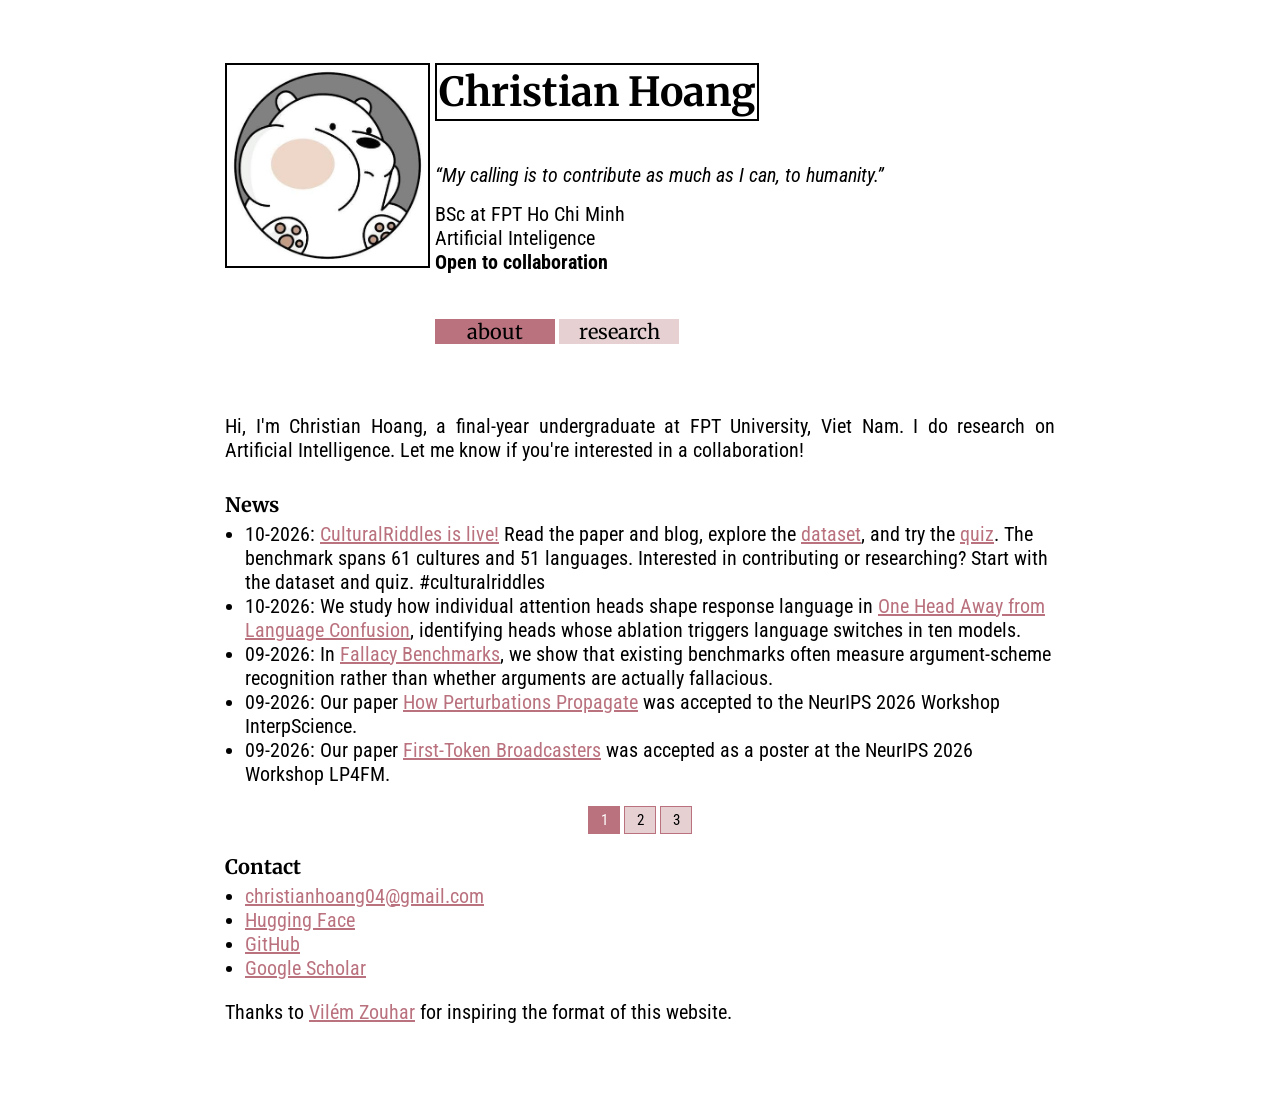
<file: index.html>
<!DOCTYPE html>
<html lang='en'>

<head>
  <meta charset='utf-8'>
  <meta http-equiv="Cache-control" content="public">
  <meta name="description"
    content="Christian Hoang is a final-year undergraduate at FPT University in Viet Nam researching Artificial Intelligence.">
  <meta name="keywords"
    content="Christian Hoang, Artificial Intelligence, FPT University, Viet Nam">
  <meta name="author" content="Christian Hoang">

  <meta property="og:type" content="website">
  <meta property="og:url" content="https://christian-hoang-04.github.io/">
  <meta property="og:title" content="Christian Hoang">
  <meta property="og:description"
    content="Christian Hoang is a final-year undergraduate at FPT University in Viet Nam researching Artificial Intelligence.">
  <meta property="og:image" content="https://christian-hoang-04.github.io/src/avatar.jpg">
  <meta property="og:image:alt" content="Portrait of Christian Hoang">

  <meta name="twitter:card" content="summary">
  <meta name="twitter:title" content="Christian Hoang">
  <meta name="twitter:description"
    content="Christian Hoang is a final-year undergraduate at FPT University in Viet Nam researching Artificial Intelligence.">
  <meta name="twitter:image" content="https://christian-hoang-04.github.io/src/avatar.jpg">
  <meta name="twitter:image:alt" content="Portrait of Christian Hoang">

  <link rel="preconnect" href="https://fonts.googleapis.com">
  <link rel="preconnect" href="https://fonts.gstatic.com" crossorigin>
  <link href="https://fonts.googleapis.com/css2?family=Roboto+Condensed&family=Merriweather&display=swap"
    rel="stylesheet">

  <link rel='stylesheet' type='text/css' href='src/style.css?v=24'>
  <link rel='icon' type='image/jpeg' href='src/avatar.jpg?v=2'>
  <title>Christian Hoang</title>
  <meta name="viewport" content="width=840px">
  <script src='src/visitor-tracker-config.js?v=1' defer></script>
  <script src='src/visitor-tracker.js?v=1' defer></script>
  <script src='src/router.js?v=3' defer></script>
</head>



<body style='padding-top: 50px; padding-bottom: 50px;'>
  <div id='whole'>
    <div id='menu'>
      <img id='portrait' src='src/avatar.jpg' alt='avatar of Christian Hoang'
        decoding='async' style='width: 201px; height: 201px; object-fit: cover; border: 2px solid black;'>
      <div style="display: inline-block; vertical-align: top; margin-top: -27px;">
        <h1 style='font-size: 2em; display: inline-block; font-weight: bold; border: 2px solid black; padding: 2px;'>
          Christian Hoang
        </h1>
        <div style='font-style: italic; margin-top: 15px; margin-bottom: 15px;'>
          “My calling is to contribute as much as I can, to humanity.”
        </div>
        BSc at FPT Ho Chi Minh<br>
        Artificial Inteligence<br>
        <span style="font-weight: bold; ">
          Open to collaboration
        </span>
        <br>
        <div id="navmenu" style="margin-top: 45px; margin-bottom: 50px;">
          <a href="about/">about</a>
          <a href="research/">research</a>
        </div>
      </div>
    </div>


    <div id='content' style='margin-top: 20px;'>
      Hi, I'm Christian Hoang, a final-year undergraduate at FPT University, Viet Nam.
I do research on Artificial Intelligence.
Let me know if you're interested in a collaboration!



<h4 style='margin-top: 30px;'>News</h4>
<ul class='paginated-list' data-pagination='news' data-items-per-page='5'>
    <li>10-2026: <a href="https://cohere.com/research/papers/culturalriddles-2026-10-22" target="_blank" rel="noopener noreferrer">CulturalRiddles is live!</a> Read the paper and blog, explore the <a href="https://huggingface.co/datasets/CohereLabsCommunity/CulturalRiddles" target="_blank" rel="noopener noreferrer">dataset</a>, and try the <a href="https://culturalriddles.ai/" target="_blank" rel="noopener noreferrer">quiz</a>. The benchmark spans 61 cultures and 51 languages. Interested in contributing or researching? Start with the dataset and quiz. #culturalriddles</li>
    <li>10-2026: We study how individual attention heads shape response language in <a href="https://arxiv.org/pdf/2610.25026" target="_blank" rel="noopener noreferrer">One Head Away from Language Confusion</a>, identifying heads whose ablation triggers language switches in ten models.</li>
    <li>09-2026: In <a href="https://arxiv.org/pdf/2609.18644" target="_blank" rel="noopener noreferrer">Fallacy Benchmarks</a>, we show that existing benchmarks often measure argument-scheme recognition rather than whether arguments are actually fallacious.</li>
    <li>09-2026: Our paper <a href="https://arxiv.org/pdf/2609.03322" target="_blank" rel="noopener noreferrer">How Perturbations Propagate</a> was accepted to the NeurIPS 2026 Workshop <span class='news-important'>InterpScience</span>.</li>
    <li>09-2026: Our paper <a href="https://arxiv.org/pdf/2606.22361" target="_blank" rel="noopener noreferrer">First-Token Broadcasters</a> was accepted as a poster at the NeurIPS 2026 Workshop <span class='news-important'>LP4FM</span>.</li>
    <li>09-2026: We introduce <a href="https://arxiv.org/pdf/2609.30954" target="_blank" rel="noopener noreferrer">FTB Graph</a>, an end-to-end structural circuit analysis of first-token language broadcasting across six multilingual language models.</li>
    <li>06-2026: We study why multilingual language models generate in the wrong language in <a href="https://arxiv.org/pdf/2606.22361" target="_blank" rel="noopener noreferrer">First-Token Broadcasters</a>, using causal attention-head ablation to identify language-identity circuits.</li>
    <li>09-2026: Our paper <a href="https://openreview.net/pdf?id=sjdqmzc5B5" target="_blank" rel="noopener noreferrer">CulturalRiddles</a> was accepted to EMNLP 2026 MRL. It introduces a multicultural benchmark of riddles spanning 61 cultures and 51 languages.</li>
    <li hidden>09-2026: We are building the <a href="https://last-translation-benchmark.vilda.net/" target="_blank" rel="noopener noreferrer">Last Translation Benchmark</a> and looking for contributors! <a href="https://last-translation-benchmark.vilda.net/" target="_blank" rel="noopener noreferrer">Contribute samples</a> and become a contributor with coauthorship.</li>
    <li hidden>09-2026: We are developing <a href="https://arxiv.org/pdf/2609.12544" target="_blank" rel="noopener noreferrer">Meddies-PII</a>, a multilingual framework for clinical personally identifiable information extraction.</li>
    <li hidden>09-2026: We are studying how <a href="https://arxiv.org/pdf/2609.03322" target="_blank" rel="noopener noreferrer">perturbations propagate through large language models</a> across behavior, representations, and attention.</li>
    <li hidden>11-2025: Our paper <a href="https://aclanthology.org/2025.emnlp-main.589.pdf" target="_blank" rel="noopener noreferrer">SilVar</a> was accepted to the EMNLP 2025 Main Conference. It presents speech-driven multimodal reasoning for visual question answering and object localization.</li>
</ul>


<h4 class='profile-contact-heading'>Contact</h4>
<ul>
    <li><a href="mailto:christianhoang04@gmail.com" target="_blank" rel="noopener noreferrer">christianhoang04@gmail.com</a></li>
    <li><a href="https://huggingface.co/christian-hoang-04" target="_blank" rel="noopener noreferrer">Hugging Face</a></li>
    <li><a href="https://github.com/christian-hoang-04" target="_blank" rel="noopener noreferrer">GitHub</a></li>
    <li><a href="https://scholar.google.com/citations?user=mfm8-PkAAAAJ&hl=en" target="_blank" rel="noopener noreferrer">Google Scholar</a></li>
</ul>
<p>Thanks to <a href="https://vilda.net/?page=about" target="_blank" rel="noopener noreferrer">Vil&eacute;m Zouhar</a> for inspiring the format of this website.</p>
    </div>
</body>

</html>
</file>
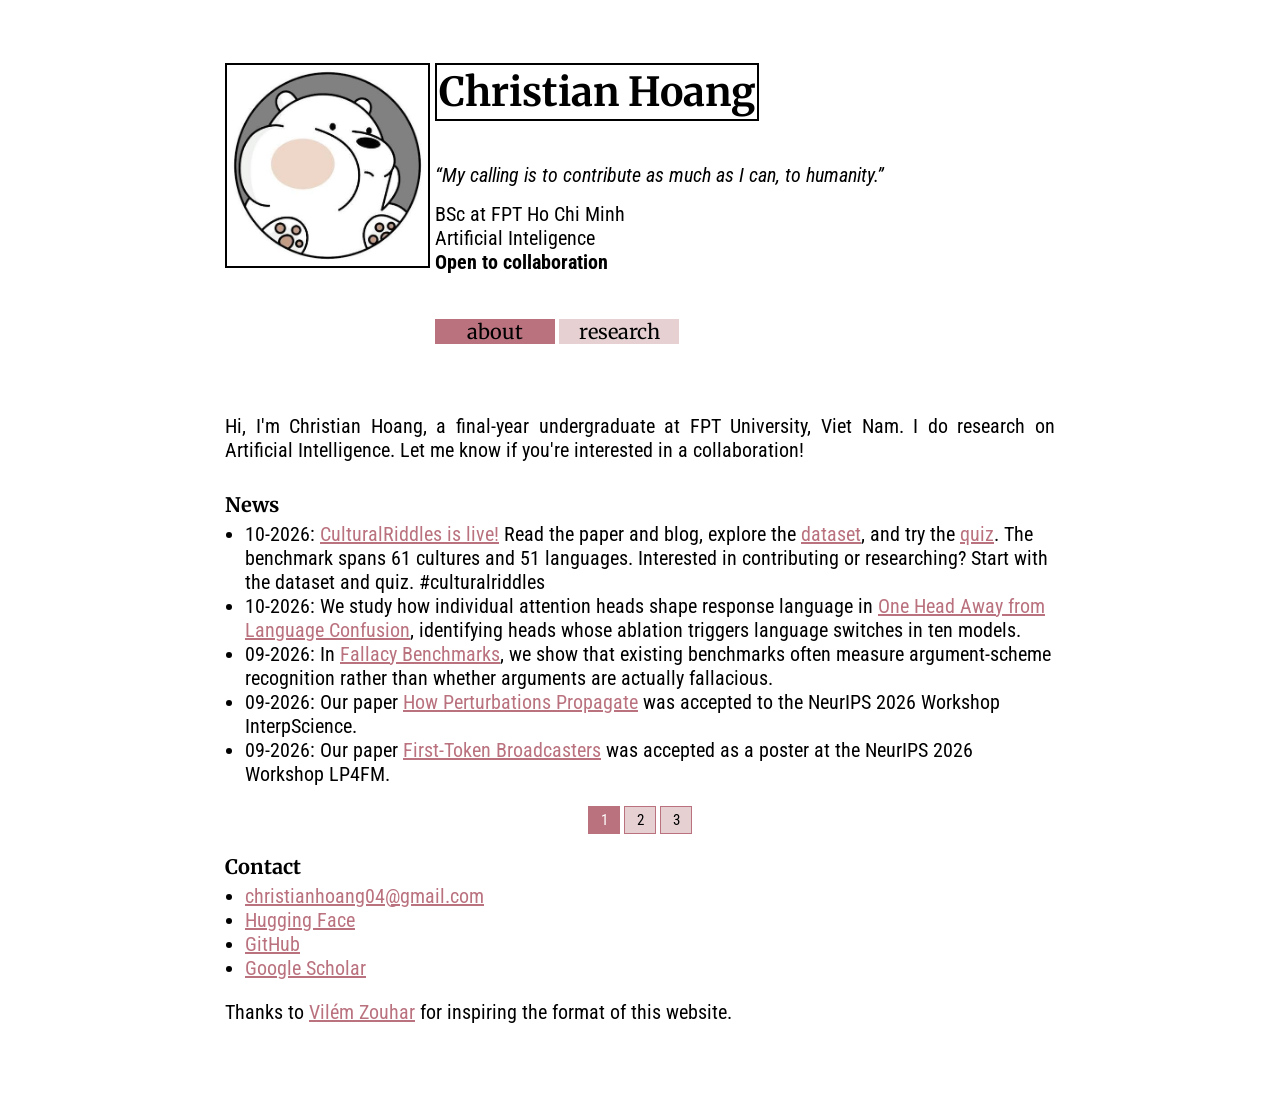
<file: about/index.html>
<!DOCTYPE html>
<html lang='en'>

<head>
  <meta charset='utf-8'>
  <meta http-equiv="Cache-control" content="public">
  <meta name="description"
    content="Christian Hoang is a final-year undergraduate at FPT University in Viet Nam researching Artificial Intelligence.">
  <meta name="keywords"
    content="Christian Hoang is a final-year undergraduate at FPT University in Viet Nam researching Artificial Intelligence.">
  <meta name="author" content="Christian Hoang">

  <link rel="preconnect" href="https://fonts.googleapis.com">
  <link rel="preconnect" href="https://fonts.gstatic.com" crossorigin>
  <link href="https://fonts.googleapis.com/css2?family=Roboto+Condensed&family=Merriweather&display=swap"
    rel="stylesheet">

  <link rel='stylesheet' type='text/css' href='../src/style.css?v=24'>
  <link rel='icon' type='image/jpeg' href='../src/avatar.jpg?v=2'>
  <title>Christian Hoang</title>
  <meta name="viewport" content="width=840px">
  <script src='../src/visitor-tracker-config.js?v=1' defer></script>
  <script src='../src/visitor-tracker.js?v=1' defer></script>
  <script src='../src/router.js?v=3' defer></script>
</head>



<body style='padding-top: 50px; padding-bottom: 50px;'>
  <div id='whole'>
    <div id='menu'>
      <img id='portrait' src='../src/avatar.jpg' alt='avatar of Christian Hoang'
        decoding='async' style='width: 201px; height: 201px; object-fit: cover; border: 2px solid black;'>
      <div style="display: inline-block; vertical-align: top; margin-top: -27px;">
        <h1 style='font-size: 2em; display: inline-block; font-weight: bold; border: 2px solid black; padding: 2px;'>
          Christian Hoang
        </h1>
        <div style='font-style: italic; margin-top: 15px; margin-bottom: 15px;'>
          “My calling is to contribute as much as I can, to humanity.”
        </div>
        BSc at FPT Ho Chi Minh<br>
        Artificial Inteligence<br>
        <span style="font-weight: bold; ">
          Open to collaboration
        </span>
        <br>
        <div id="navmenu" style="margin-top: 45px; margin-bottom: 50px;">
          <a href="../about/">about</a>
          <a href="../research/">research</a>
        </div>
      </div>
    </div>


    <div id='content' style='margin-top: 20px;'>
      Hi, I'm Christian Hoang, a final-year undergraduate at FPT University, Viet Nam.
I do research on Artificial Intelligence.
Let me know if you're interested in a collaboration!



<h4 style='margin-top: 30px;'>News</h4>
<ul class='paginated-list' data-pagination='news' data-items-per-page='5'>
    <li>10-2026: <a href="https://cohere.com/research/papers/culturalriddles-2026-10-22" target="_blank" rel="noopener noreferrer">CulturalRiddles is live!</a> Read the paper and blog, explore the <a href="https://huggingface.co/datasets/CohereLabsCommunity/CulturalRiddles" target="_blank" rel="noopener noreferrer">dataset</a>, and try the <a href="https://culturalriddles.ai/" target="_blank" rel="noopener noreferrer">quiz</a>. The benchmark spans 61 cultures and 51 languages. Interested in contributing or researching? Start with the dataset and quiz. #culturalriddles</li>
    <li>10-2026: We study how individual attention heads shape response language in <a href="https://arxiv.org/pdf/2610.25026" target="_blank" rel="noopener noreferrer">One Head Away from Language Confusion</a>, identifying heads whose ablation triggers language switches in ten models.</li>
    <li>09-2026: In <a href="https://arxiv.org/pdf/2609.18644" target="_blank" rel="noopener noreferrer">Fallacy Benchmarks</a>, we show that existing benchmarks often measure argument-scheme recognition rather than whether arguments are actually fallacious.</li>
    <li>09-2026: Our paper <a href="https://arxiv.org/pdf/2609.03322" target="_blank" rel="noopener noreferrer">How Perturbations Propagate</a> was accepted to the NeurIPS 2026 Workshop <span class='news-important'>InterpScience</span>.</li>
    <li>09-2026: Our paper <a href="https://arxiv.org/pdf/2606.22361" target="_blank" rel="noopener noreferrer">First-Token Broadcasters</a> was accepted as a poster at the NeurIPS 2026 Workshop <span class='news-important'>LP4FM</span>.</li>
    <li>09-2026: We introduce <a href="https://arxiv.org/pdf/2609.30954" target="_blank" rel="noopener noreferrer">FTB Graph</a>, an end-to-end structural circuit analysis of first-token language broadcasting across six multilingual language models.</li>
    <li>06-2026: We study why multilingual language models generate in the wrong language in <a href="https://arxiv.org/pdf/2606.22361" target="_blank" rel="noopener noreferrer">First-Token Broadcasters</a>, using causal attention-head ablation to identify language-identity circuits.</li>
    <li>09-2026: Our paper <a href="https://openreview.net/pdf?id=sjdqmzc5B5" target="_blank" rel="noopener noreferrer">CulturalRiddles</a> was accepted to EMNLP 2026 MRL. It introduces a multicultural benchmark of riddles spanning 61 cultures and 51 languages.</li>
    <li hidden>09-2026: We are building the <a href="https://last-translation-benchmark.vilda.net/" target="_blank" rel="noopener noreferrer">Last Translation Benchmark</a> and looking for contributors! <a href="https://last-translation-benchmark.vilda.net/" target="_blank" rel="noopener noreferrer">Contribute samples</a> and become a contributor with coauthorship.</li>
    <li hidden>09-2026: We are developing <a href="https://arxiv.org/pdf/2609.12544" target="_blank" rel="noopener noreferrer">Meddies-PII</a>, a multilingual framework for clinical personally identifiable information extraction.</li>
    <li hidden>09-2026: We are studying how <a href="https://arxiv.org/pdf/2609.03322" target="_blank" rel="noopener noreferrer">perturbations propagate through large language models</a> across behavior, representations, and attention.</li>
    <li hidden>11-2025: Our paper <a href="https://aclanthology.org/2025.emnlp-main.589.pdf" target="_blank" rel="noopener noreferrer">SilVar</a> was accepted to the EMNLP 2025 Main Conference. It presents speech-driven multimodal reasoning for visual question answering and object localization.</li>
</ul>


<h4 class='profile-contact-heading'>Contact</h4>
<ul>
    <li><a href="mailto:christianhoang04@gmail.com" target="_blank" rel="noopener noreferrer">christianhoang04@gmail.com</a></li>
    <li><a href="https://huggingface.co/christian-hoang-04" target="_blank" rel="noopener noreferrer">Hugging Face</a></li>
    <li><a href="https://github.com/christian-hoang-04" target="_blank" rel="noopener noreferrer">GitHub</a></li>
    <li><a href="https://scholar.google.com/citations?user=mfm8-PkAAAAJ&hl=en" target="_blank" rel="noopener noreferrer">Google Scholar</a></li>
</ul>
<p>Thanks to <a href="https://vilda.net/?page=about" target="_blank" rel="noopener noreferrer">Vil&eacute;m Zouhar</a> for inspiring the format of this website.</p>
    </div>
</body>

</html>
</file>
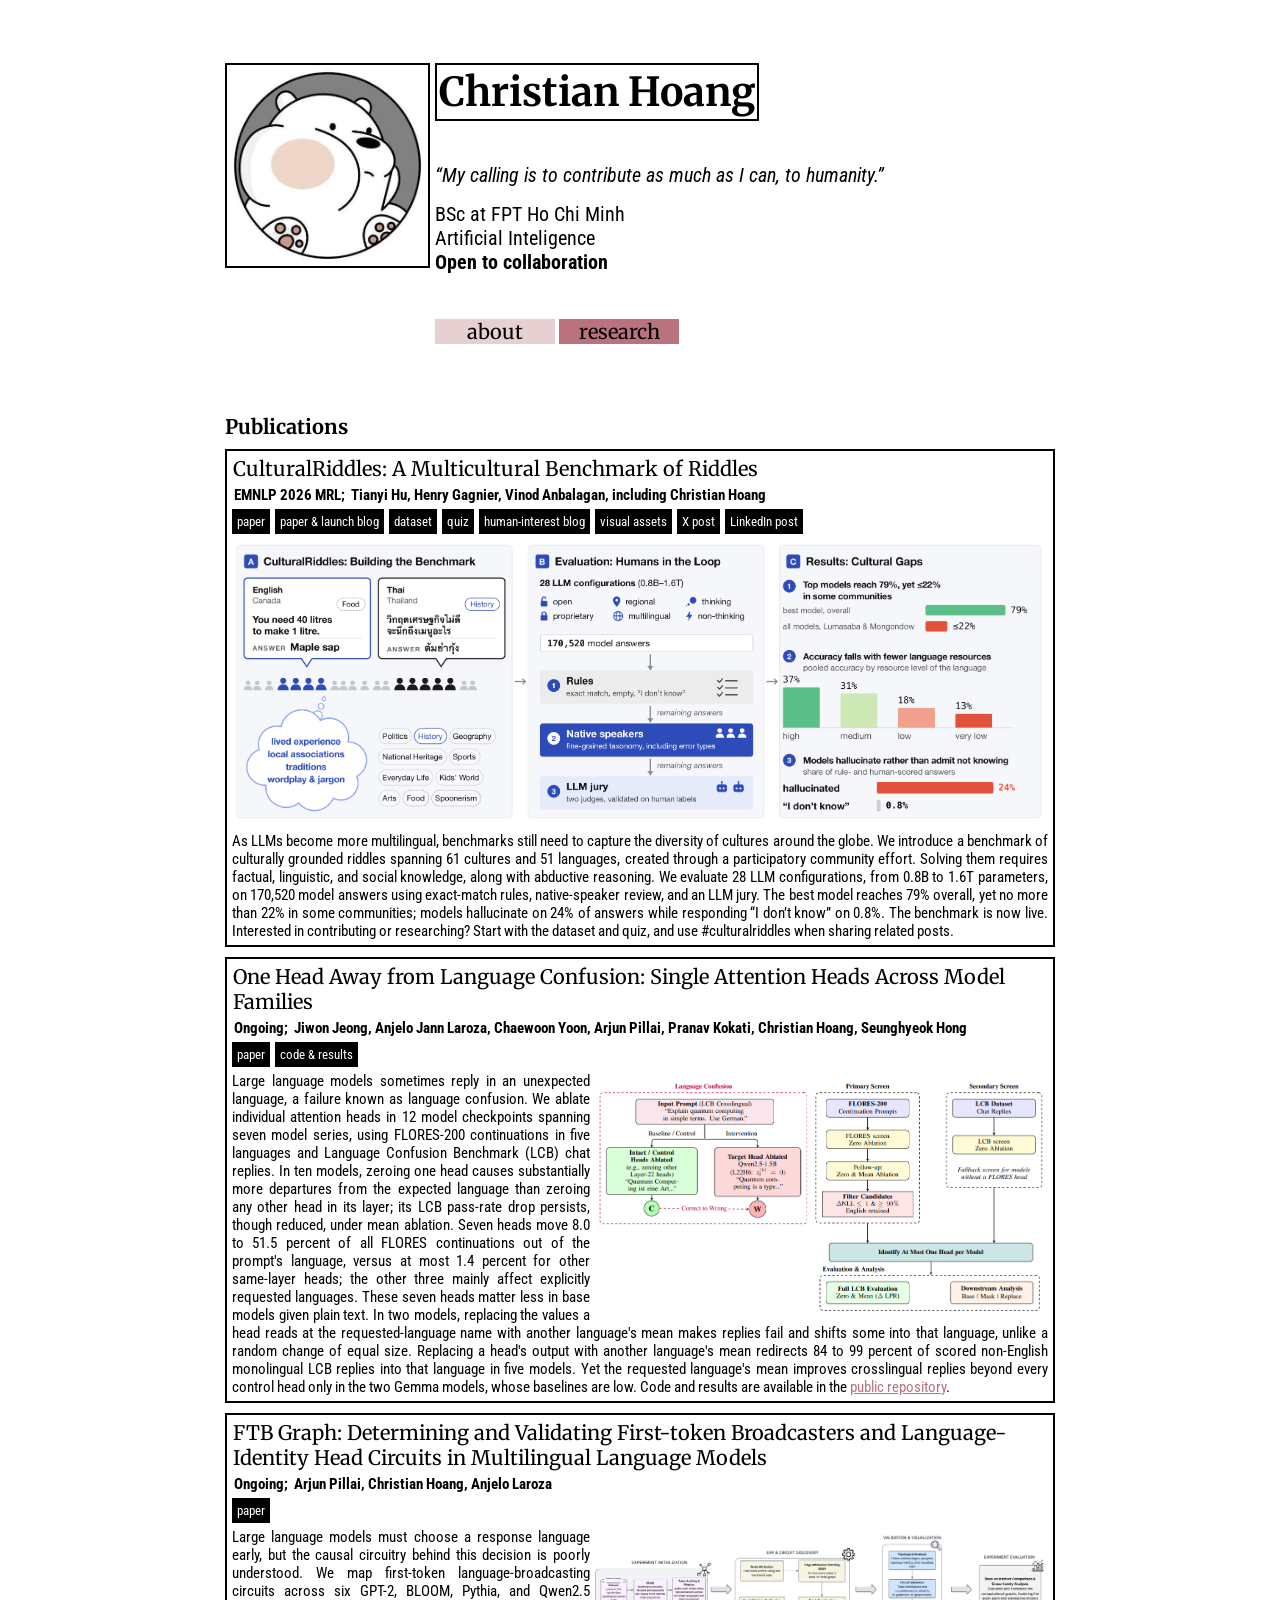
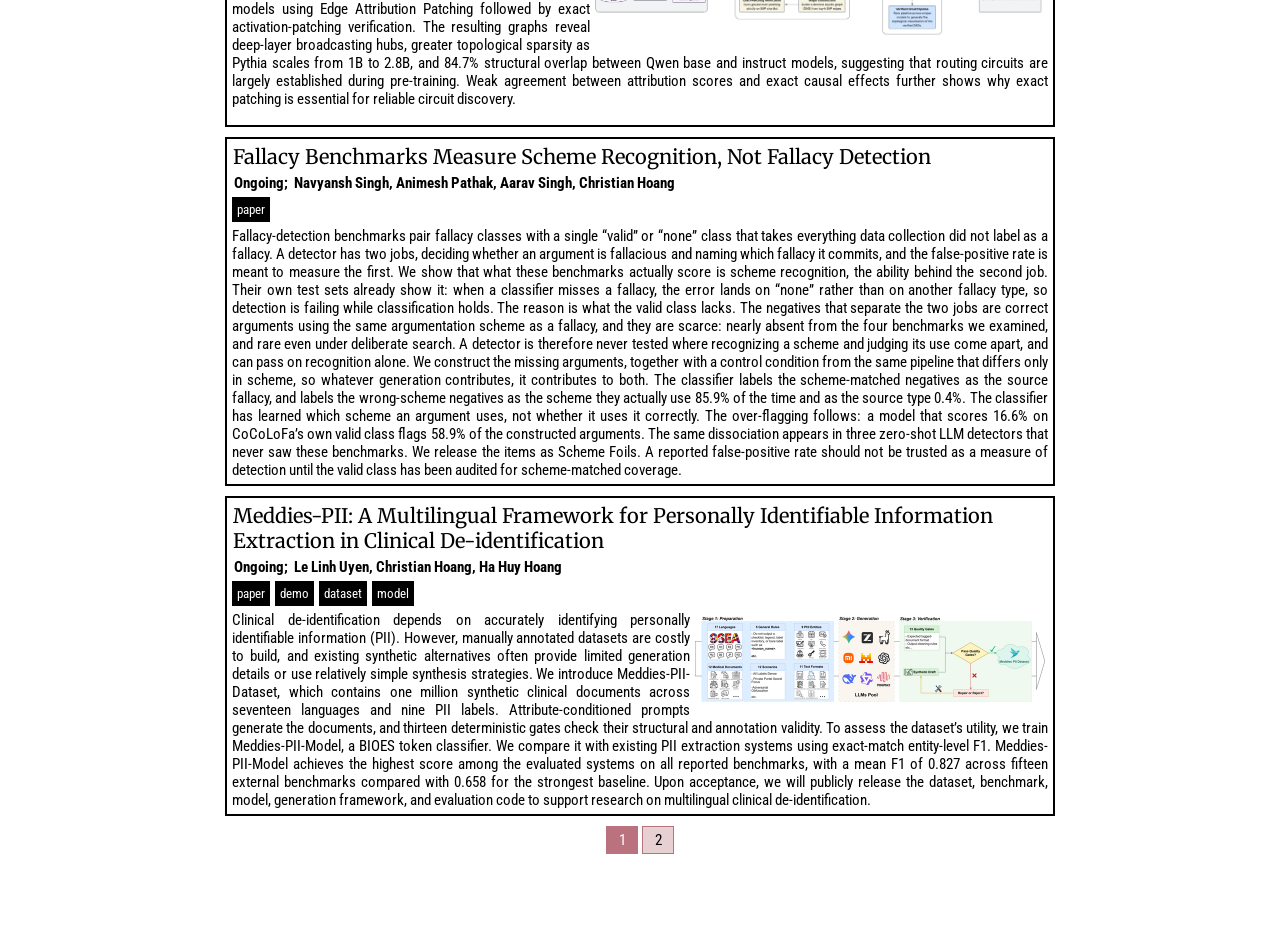
<file: research/index.html>
<!DOCTYPE html>
<html lang='en'>

<head>
  <meta charset='utf-8'>
  <meta http-equiv="Cache-control" content="public">
  <meta name="description"
    content="Christian Hoang is a final-year undergraduate at FPT University in Viet Nam researching Artificial Intelligence.">
  <meta name="keywords"
    content="Christian Hoang is a final-year undergraduate at FPT University in Viet Nam researching Artificial Intelligence.">
  <meta name="author" content="Christian Hoang">

  <link rel="preconnect" href="https://fonts.googleapis.com">
  <link rel="preconnect" href="https://fonts.gstatic.com" crossorigin>
  <link href="https://fonts.googleapis.com/css2?family=Roboto+Condensed&family=Merriweather&display=swap"
    rel="stylesheet">

  <link rel='stylesheet' type='text/css' href='../src/style.css?v=23'>
  <link rel='icon' type='image/jpeg' href='../src/avatar.jpg?v=2'>
  <title>Christian Hoang</title>
  <meta name="viewport" content="width=840px">
  <script src='../src/visitor-tracker-config.js?v=1' defer></script>
  <script src='../src/visitor-tracker.js?v=1' defer></script>
  <script src='../src/router.js?v=3' defer></script>
</head>



<body style='padding-top: 50px; padding-bottom: 50px;'>
  <div id='whole'>
    <div id='menu'>
      <img id='portrait' src='../src/avatar.jpg' alt='avatar of Christian Hoang'
        decoding='async' style='width: 201px; height: 201px; object-fit: cover; border: 2px solid black;'>
      <div style="display: inline-block; vertical-align: top; margin-top: -27px;">
        <h1 style='font-size: 2em; display: inline-block; font-weight: bold; border: 2px solid black; padding: 2px;'>
          Christian Hoang
        </h1>
        <div style='font-style: italic; margin-top: 15px; margin-bottom: 15px;'>
          “My calling is to contribute as much as I can, to humanity.”
        </div>
        BSc at FPT Ho Chi Minh<br>
        Artificial Inteligence<br>
        <span style="font-weight: bold; ">
          Open to collaboration
        </span>
        <br>
        <div id="navmenu" style="margin-top: 45px; margin-bottom: 50px;">
          <a href="../about/">about</a>
          <a href="../research/">research</a>
        </div>
      </div>
    </div>


    <div id='content' style='margin-top: 20px;'>
<h4>Publications</h4>

<div class='paginated-list' data-pagination='publications' data-items-per-page='5'>
<div class='paper_details paper_details_withimg'>
  <div class='paper_title'>CulturalRiddles: A Multicultural Benchmark of Riddles</div>
  <span class='authors_span'>EMNLP 2026 MRL;&nbsp;&nbsp;Tianyi Hu, Henry Gagnier, Vinod Anbalagan, including Christian Hoang</span>
  <div style='margin-top: 5px;'><a href='https://arxiv.org/pdf/2610.29968' class='paper_details_link' target="_blank" rel="noopener noreferrer">paper</a><a href='https://cohere.com/research/papers/culturalriddles-2026-10-22' class='paper_details_link' target="_blank" rel="noopener noreferrer">paper &amp; launch blog</a><a href='https://huggingface.co/datasets/CohereLabsCommunity/CulturalRiddles' class='paper_details_link' target="_blank" rel="noopener noreferrer">dataset</a><a href='https://culturalriddles.ai/' class='paper_details_link' target="_blank" rel="noopener noreferrer">quiz</a><a href='https://cohere.com/blog/can-ai-understand-culture' class='paper_details_link' target="_blank" rel="noopener noreferrer">human-interest blog</a><a href='https://drive.google.com/drive/folders/1pRoPTfG_fP3I_UP-fOT7tBM-etLqeuQx?usp=drive_link' class='paper_details_link' target="_blank" rel="noopener noreferrer">visual assets</a><a href='https://x.com/Cohere_Labs/status/2113238957634773099' class='paper_details_link' target="_blank" rel="noopener noreferrer">X post</a><a href='https://www.linkedin.com/posts/cohere-labs_culturalriddles-activity-7519005025746976768-6WJ0?utm_source=share&amp;utm_medium=member_desktop&amp;rcm=ACoAAB3PZgcBeKt0CBxUAqm6yCFXn13b5XKweLs' class='paper_details_link' target="_blank" rel="noopener noreferrer">LinkedIn post</a></div>
  <img class='project_visual_culturalriddles_results' src='../img/culturalriddles-launch-figure.png?v=23' alt='CulturalRiddles figure showing riddle construction, human-in-the-loop evaluation, and model accuracy differences across cultures' loading='lazy' decoding='async'>
  <div style='margin-top: 5px;'>As LLMs become more multilingual, benchmarks still need to capture the diversity of cultures around the globe. We introduce a benchmark of culturally grounded riddles spanning 61 cultures and 51 languages, created through a participatory community effort. Solving them requires factual, linguistic, and social knowledge, along with abductive reasoning. We evaluate 28 LLM configurations, from 0.8B to 1.6T parameters, on 170,520 model answers using exact-match rules, native-speaker review, and an LLM jury. The best model reaches 79% overall, yet no more than 22% in some communities; models hallucinate on 24% of answers while responding “I don’t know” on 0.8%. The benchmark is now live. Interested in contributing or researching? Start with the dataset and quiz, and use #culturalriddles when sharing related posts.</div>
</div>

<div class='paper_details paper_details_withimg'>
  <div class='paper_title'>One Head Away from Language Confusion: Single Attention Heads Across Model Families</div>
  <span class='authors_span'>Ongoing;&nbsp;&nbsp;Jiwon Jeong, Anjelo Jann Laroza, Chaewoon Yoon, Arjun Pillai, Pranav Kokati, Christian Hoang, Seunghyeok Hong</span>
  <div style='margin-top: 5px;'><a href='https://arxiv.org/pdf/2610.25026' class='paper_details_link' target="_blank" rel="noopener noreferrer">paper</a><a href='https://github.com/christian-hoang-04/anonymous-release' class='paper_details_link' target="_blank" rel="noopener noreferrer">code &amp; results</a></div>
  <img class='project_visual project_visual_language_confusion' src='../img/language-confusion-workflow.png' alt='Workflow for testing language confusion: compare intact and target-head-ablated prompts, screen attention heads, then evaluate and analyze language behavior' loading='lazy' decoding='async'>
  <div style='margin-top: 5px;'>Large language models sometimes reply in an unexpected language, a failure known as language confusion. We ablate individual attention heads in 12 model checkpoints spanning seven model series, using FLORES-200 continuations in five languages and Language Confusion Benchmark (LCB) chat replies. In ten models, zeroing one head causes substantially more departures from the expected language than zeroing any other head in its layer; its LCB pass-rate drop persists, though reduced, under mean ablation. Seven heads move 8.0 to 51.5 percent of all FLORES continuations out of the prompt's language, versus at most 1.4 percent for other same-layer heads; the other three mainly affect explicitly requested languages. These seven heads matter less in base models given plain text. In two models, replacing the values a head reads at the requested-language name with another language's mean makes replies fail and shifts some into that language, unlike a random change of equal size. Replacing a head's output with another language's mean redirects 84 to 99 percent of scored non-English monolingual LCB replies into that language in five models. Yet the requested language's mean improves crosslingual replies beyond every control head only in the two Gemma models, whose baselines are low. Code and results are available in the <a href='https://github.com/christian-hoang-04/anonymous-release' target="_blank" rel="noopener noreferrer">public repository</a>.</div>
</div>

<div class='paper_details paper_details_withimg'>
  <div class='paper_title'>FTB Graph: Determining and Validating First-token Broadcasters and Language-Identity Head Circuits in Multilingual Language Models</div>
  <span class='authors_span'>Ongoing;&nbsp;&nbsp;Arjun Pillai, Christian Hoang, Anjelo Laroza</span>
  <div style='margin-top: 5px;'><a href='https://arxiv.org/pdf/2609.30954' class='paper_details_link' target="_blank" rel="noopener noreferrer">paper</a></div>
  <img class='project_visual project_visual_ftb_graph' src='../img/ftb-graph.png' alt='FTB Graph pipeline for discovering and validating first-token broadcasting circuits' loading='lazy' decoding='async'>
  <div style='margin-top: 5px;'>Large language models must choose a response language early, but the causal circuitry behind this decision is poorly understood. We map first-token language-broadcasting circuits across six GPT-2, BLOOM, Pythia, and Qwen2.5 models using Edge Attribution Patching followed by exact activation-patching verification. The resulting graphs reveal deep-layer broadcasting hubs, greater topological sparsity as Pythia scales from 1B to 2.8B, and 84.7% structural overlap between Qwen base and instruct models, suggesting that routing circuits are largely established during pre-training. Weak agreement between attribution scores and exact causal effects further shows why exact patching is essential for reliable circuit discovery.</div>
</div>

<div class='paper_details'>
  <div class='paper_title'>Fallacy Benchmarks Measure Scheme Recognition, Not Fallacy Detection</div>
  <span class='authors_span'>Ongoing;&nbsp;&nbsp;Navyansh Singh, Animesh Pathak, Aarav Singh, Christian Hoang</span>
  <div style='margin-top: 5px;'><a href='https://arxiv.org/pdf/2609.18644' class='paper_details_link' target="_blank" rel="noopener noreferrer">paper</a></div>
  <div style='margin-top: 5px;'>Fallacy-detection benchmarks pair fallacy classes with a single “valid” or “none” class that takes everything data collection did not label as a fallacy. A detector has two jobs, deciding whether an argument is fallacious and naming which fallacy it commits, and the false-positive rate is meant to measure the first. We show that what these benchmarks actually score is scheme recognition, the ability behind the second job. Their own test sets already show it: when a classifier misses a fallacy, the error lands on “none” rather than on another fallacy type, so detection is failing while classification holds. The reason is what the valid class lacks. The negatives that separate the two jobs are correct arguments using the same argumentation scheme as a fallacy, and they are scarce: nearly absent from the four benchmarks we examined, and rare even under deliberate search. A detector is therefore never tested where recognizing a scheme and judging its use come apart, and can pass on recognition alone. We construct the missing arguments, together with a control condition from the same pipeline that differs only in scheme, so whatever generation contributes, it contributes to both. The classifier labels the scheme-matched negatives as the source fallacy, and labels the wrong-scheme negatives as the scheme they actually use 85.9% of the time and as the source type 0.4%. The classifier has learned which scheme an argument uses, not whether it uses it correctly. The over-flagging follows: a model that scores 16.6% on CoCoLoFa’s own valid class flags 58.9% of the constructed arguments. The same dissociation appears in three zero-shot LLM detectors that never saw these benchmarks. We release the items as Scheme Foils. A reported false-positive rate should not be trusted as a measure of detection until the valid class has been audited for scheme-matched coverage.</div>
</div>



<div class='paper_details paper_details_withimg'>
  <div class='paper_title'>Meddies-PII: A Multilingual Framework for Personally Identifiable Information Extraction in Clinical De-identification</div>
  <span class='authors_span'>Ongoing;&nbsp;&nbsp;Le Linh Uyen, Christian Hoang, Ha Huy Hoang</span>
  <div style='margin-top: 5px;'><a href='https://arxiv.org/pdf/2609.12544' class='paper_details_link' target="_blank" rel="noopener noreferrer">paper</a><a href='https://redact.meddies.ai/' class='paper_details_link' target="_blank" rel="noopener noreferrer">demo</a><a href='https://huggingface.co/datasets/Meddies/meddies-pii' class='paper_details_link' target="_blank" rel="noopener noreferrer">dataset</a><a href='https://huggingface.co/Meddies/meddies-pii-v2' class='paper_details_link' target="_blank" rel="noopener noreferrer">model</a></div>
  <picture>
    <source srcset='../img/project-meddies-pii.webp' type='image/webp'>
    <img class='project_visual project_visual_meddies' src='../img/project-meddies-pii.png' alt='Meddies-PII generation and verification pipeline' loading='lazy' decoding='async'>
  </picture>
  <div style='margin-top: 5px;'>Clinical de-identification depends on accurately identifying personally identifiable information (PII). However, manually annotated datasets are costly to build, and existing synthetic alternatives often provide limited generation details or use relatively simple synthesis strategies. We introduce Meddies-PII-Dataset, which contains one million synthetic clinical documents across seventeen languages and nine PII labels. Attribute-conditioned prompts generate the documents, and thirteen deterministic gates check their structural and annotation validity. To assess the dataset’s utility, we train Meddies-PII-Model, a BIOES token classifier. We compare it with existing PII extraction systems using exact-match entity-level F1. Meddies-PII-Model achieves the highest score among the evaluated systems on all reported benchmarks, with a mean F1 of 0.827 across fifteen external benchmarks compared with 0.658 for the strongest baseline. Upon acceptance, we will publicly release the dataset, benchmark, model, generation framework, and evaluation code to support research on multilingual clinical de-identification.</div>
</div>
<div class='paper_details paper_details_withimg'>
  <div class='paper_title'>Last Translation Benchmark</div>
  <span class='authors_span'>Ongoing;&nbsp;&nbsp;Vil&eacute;m Zouhar, Niyati Bafna, Mukund Choudhary, including Christian Hoang</span>
  <div style='margin-top: 5px;'><a href='https://arxiv.org/pdf/2609.04173' class='paper_details_link' target="_blank" rel="noopener noreferrer">paper</a><a href='https://huggingface.co/datasets/zouhar/last-translation-benchmark' class='paper_details_link' target="_blank" rel="noopener noreferrer">dataset</a><a href='https://last-translation-benchmark.vilda.net/leaderboard-results' class='paper_details_link' target="_blank" rel="noopener noreferrer">leaderboard</a><a href='https://last-translation-benchmark.vilda.net/' class='paper_details_link' target="_blank" rel="noopener noreferrer">website</a><a href='https://github.com/zouharvi/last-translation-benchmark' class='paper_details_link' target="_blank" rel="noopener noreferrer">code</a><a href='mailto:last-translation-benchmark@vilda.net' class='paper_details_link' target="_blank" rel="noopener noreferrer">email</a></div>
  <img class='project_visual project_visual_ltb' src='../img/favicon.svg' alt='Last Translation Benchmark project visual' loading='lazy' decoding='async'>
  <div style='margin-top: 5px;'>For scientific progress, we need benchmarks that test the limits of state-of-the-art models, and evaluation methods that inform us about failure cases. As models get stronger, standard benchmarks for machine translation are approaching saturation. Further, automatic translation metrics are unreliable, vulnerable to reward-hacking and provide unactionable assessments. Even gold human evaluation is not problem-free, because it often lacks reproducibility, objectivity, and scalability. Overall, this prevents us from tracking objective progress in the field and identifying pathways for improvement. We introduce the Last Translation Benchmark, a collection of human-authored and peer-reviewed examples (texts, images, audio, videos) that break leading machine translation models. We also present a new evaluation approach: each example comes with handcrafted verification rules describing concrete failure cases on that example, therefore allowing reliable and actionable future evaluation. The Last Translation Benchmark is a live dataset that accepts ongoing contributions. The latest version is LTBv1, containing accepted contributions prior to September 1st 2026, with future releases planned as new data is continuously collected.</div>
</div>

<div class='paper_details paper_details_withimg'>
  <div class='paper_title'>How Perturbations Propagate: A Multi-Level Analysis of Robustness in Large Language Models</div>
  <span class='authors_span'>NeurIPS 2026 Workshop InterpScience;&nbsp;&nbsp;Dun Li Chan, Emily Liu, Niyathi Allu, Christian Hoang</span>
  <div style='margin-top: 5px;'><a href='https://arxiv.org/pdf/2609.03322' class='paper_details_link' target="_blank" rel="noopener noreferrer">paper</a><a href='https://github.com/emilyzfliu/decoding-robustness' class='paper_details_link' target="_blank" rel="noopener noreferrer">code</a></div>
  <img class='project_visual project_visual_perturbations' src='../img/project-perturbations.png' alt='Heatmaps showing perturbation propagation across layers' loading='lazy' decoding='async'>
  <div style='margin-top: 5px;'>Language models encounter typos, corrupted text, altered words, and disrupted token order, yet robustness is usually evaluated only through output behavior. We study how six naturalistic and synthetic input perturbations propagate through decoder-only language models at three levels: output behavior, hidden-state geometry, and attention-head function. We evaluate behavioral effects across four GPT-2 and two Qwen2.5 checkpoints by analyzing layerwise geometry using centered kernel alignment and intrinsic dimension, and examine attention-head responses in GPT-2. Perturbation types produce distinguishable metric profiles that are not fully captured by output measures and are only partly consistent across the tested checkpoints. Copying scores are especially associated with activation-patching recovery under token substitution and shuffling. Gradient-guided HotFlip perturbations also cause stronger behavioral and representational disruption than rate-matched random token substitutions in GPT-2; their behavioral effects are consistent across all six tested checkpoints. Our results show that robustness claims based on a single behavioral or representational metric can be misleading, and motivate multi-level evaluation of how perturbations alter language-model computation.</div>
</div>

<div class='paper_details paper_details_withimg' hidden>
  <div class='paper_title'>First-Token Broadcasters: Mechanistic Analysis of Language Identity and Distributed Robustness in Transformers</div>
  <span class='authors_span'>NeurIPS 2026 Workshop LP4FM;&nbsp;&nbsp;Arjun Pillai, Christian Hoang, Anjelo Jann Laroza</span>
  <div style='margin-top: 5px;'><a href='https://arxiv.org/pdf/2606.22361' class='paper_details_link' target="_blank" rel="noopener noreferrer">paper</a><a href='https://github.com/arjunpil/LIHA-First-Token-Broadcasters' class='paper_details_link' target="_blank" rel="noopener noreferrer">code</a></div>
  <img src='../img/first-token-broadcasters-table1.png' alt='Table 1: Top five GPT-2 heads by switch rate with 95% bootstrap confidence intervals' loading='lazy' decoding='async'>
  <div style='margin-top: 5px;'>Why do multilingual language models sometimes generate in the wrong language, and why is this so hard to fix? We introduce Language Identity Head Ablation (LIHA), a causal intervention that zeros each attention head individually and measures the resulting language switch rate across a parallel dataset of 2,700 prompt-language pairs spanning seven languages. Applied to GPT-2, LIHA identifies a small set of first-token broadcaster heads—led by L6H1 (switch rate 0.32, 3.23σ above the population mean)—that attend persistently to the first prompt token, propagating its language signal throughout generation. Compensatory redistribution when heads are ablated is statistically significant (p &lt; 10<sup>−5</sup>) and follows a directional, hierarchical pattern: compensation always recruits heads in layers above the ablated head, suggesting a feedforward cascade rather than global diffusion. To probe how training regime shapes these circuits, we apply LIHA to a controlled pair—Qwen2.5-1.5B-Base and Qwen2.5-1.5B-Instruct—identical in architecture and size, differing only in training. The base model is nearly flat (max SR=0.016, 200/336 heads at SR=0.0); the instruct model concentrates causal influence sharply at layer 0, led by L0H5 (SR=0.224, 8.93σ above mean), with all other layers near zero. This controlled comparison provides direct causal evidence that instruction tuning reorganizes language identity circuits toward early-layer localization. Extended experiments with Chinese and Russian confirm that first-token broadcasting is script-specific in GPT-2, with non-Latin languages handled at layer 0—the same locus as the instruction-tuned model. Code and data will be released upon publication.</div>
</div>

<div class='paper_details paper_details_withimg' hidden>
  <div class='paper_title'>SilVar: Speech-Driven Multimodal Model for Reasoning Visual Question Answering and Object Localization</div>
  <span class='authors_span'>EMNLP 2025;&nbsp;&nbsp;Tan-Hanh Pham, Christian Hoang, Phu-Vinh Nguyen, Chris Ngo, Truong Son Hy</span>
  <div style='margin-top: 5px;'><a href='https://aclanthology.org/2025.emnlp-main.589.pdf' class='paper_details_link' target="_blank" rel="noopener noreferrer">paper</a><a href='https://github.com/Hanhpt23/SilVar' class='paper_details_link' target="_blank" rel="noopener noreferrer">code</a></div>
  <img class='project_visual project_visual_silvar' src='../img/project-silvar.png' alt='SilVar paper figure showing the speech-driven multimodal model' loading='lazy' decoding='async'>
  <div style='margin-top: 5px;'>Visual Language Models have demonstrated remarkable capabilities across various tasks, including visual question answering and image captioning. However, most models rely on text-based instructions, limiting their effectiveness in natural human-machine interactions. Moreover, the quality of language models primarily depends on reasoning and prompting techniques, such as chain-of-thought, which remain underexplored when using speech instructions. To address these challenges, we propose SilVar, an end-to-end multimodal model that leverages speech instructions for reasoning-based visual question answering. Additionally, we investigate reasoning techniques at different levels, including conversational, simple, and complex speech instructions. SilVar is built upon CLIP, Whisper, and LLaMA 3.1-8B, enabling more intuitive interactions by allowing users to provide verbal or text-based instructions. To this end, we introduce a new dataset designed to challenge models with speech-based reasoning tasks for object localization. This dataset enhances the model&rsquo;s ability to process and explain visual scenes from spoken input, moving beyond simple object recognition to reasoning-based interactions. To our knowledge, SilVar is the first open-source, speech-driven VLM. We believe SilVar will inspire the next generation of multimodal reasoning models, advancing toward expert artificial general intelligence.</div>
</div>


</div>
    </div>
</body>

</html>
</file>
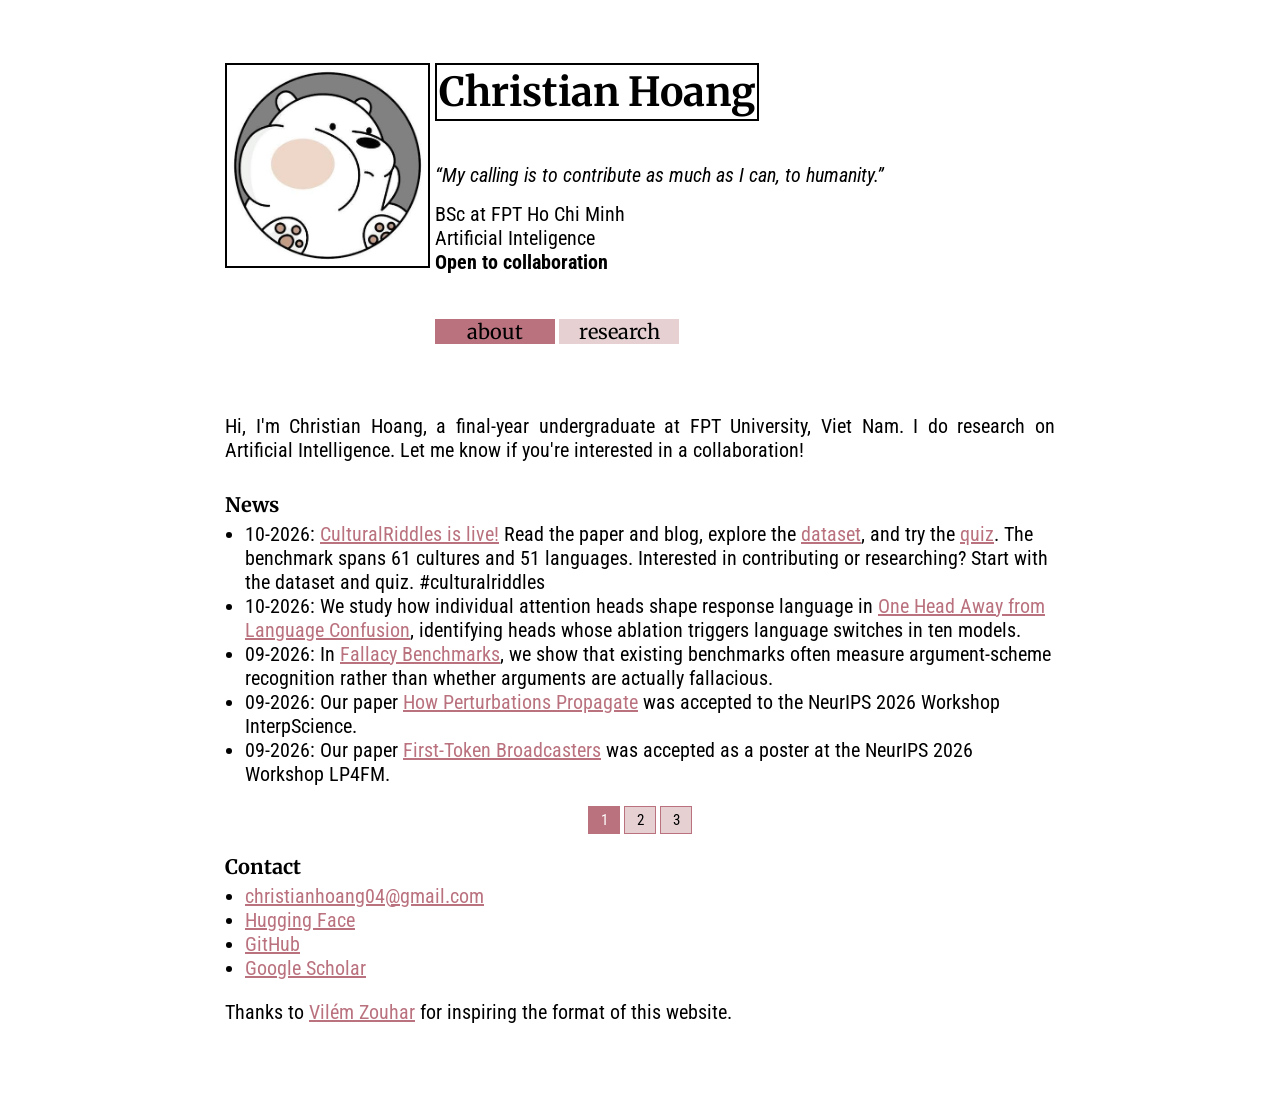
<file: about.html>
<!DOCTYPE html>
<html lang='en'>
<head>
  <meta charset='utf-8'>
  <meta http-equiv='refresh' content='0; url=about/'>
  <link rel='canonical' href='about/'>
  <title>Christian Hoang - About</title>
  <script>window.location.replace('about/');</script>
</head>
<body><a href='about/'>Continue to About</a></body>
</html>
</file>
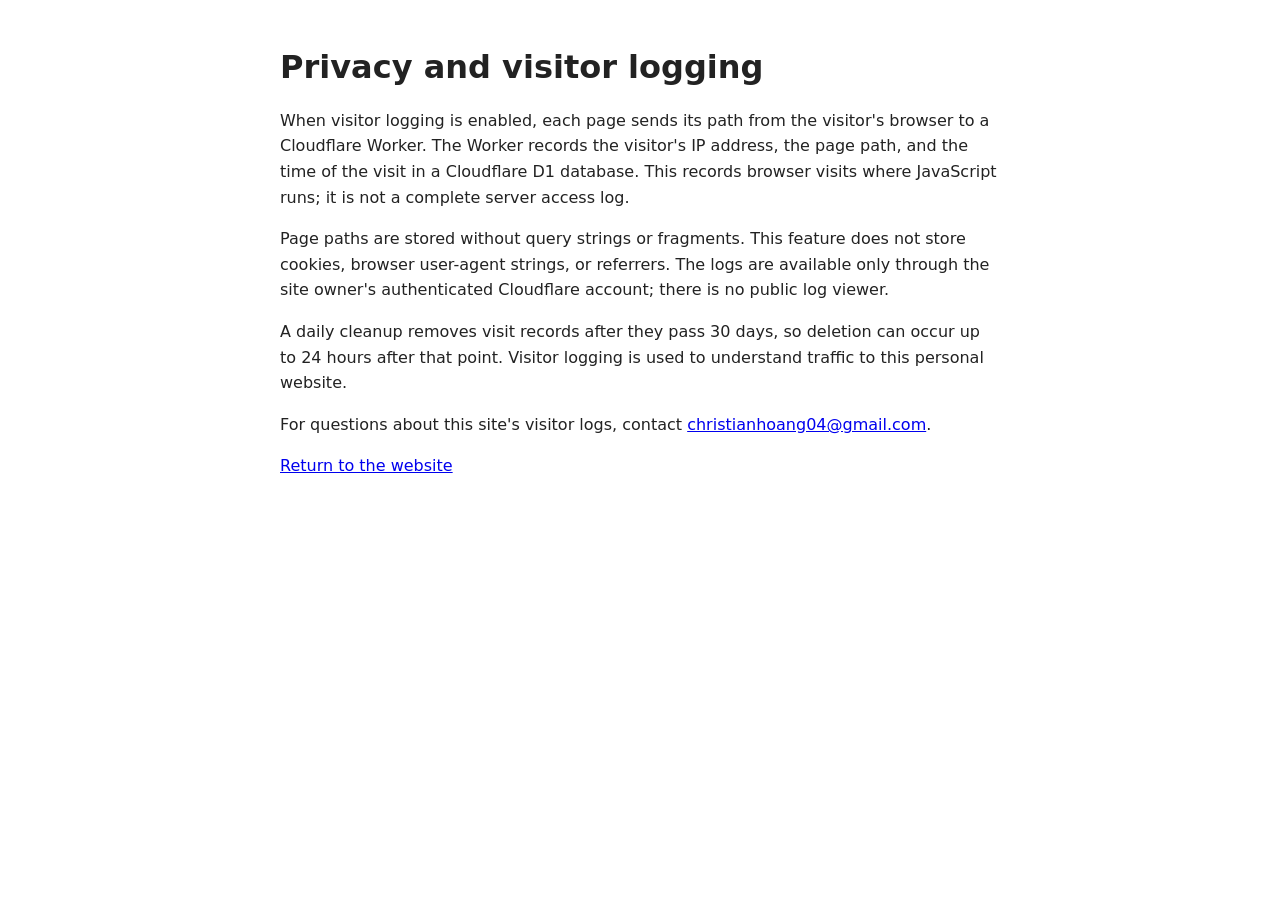
<file: privacy.html>
<!doctype html>
<html lang="en">
<head>
  <meta charset="utf-8">
  <meta name="viewport" content="width=device-width, initial-scale=1">
  <meta name="robots" content="noindex">
  <title>Privacy and visitor logging | Christian Hoang</title>
  <script src="src/visitor-tracker-config.js?v=1" defer></script>
  <script src="src/visitor-tracker.js?v=1" defer></script>
  <style>
    body { max-width: 720px; margin: 3rem auto; padding: 0 1rem; font: 1rem/1.6 system-ui, sans-serif; color: #222; }
    h1 { line-height: 1.2; }
  </style>
</head>
<body>
  <main>
    <h1>Privacy and visitor logging</h1>
    <p>When visitor logging is enabled, each page sends its path from the visitor's browser to a Cloudflare Worker. The Worker records the visitor's IP address, the page path, and the time of the visit in a Cloudflare D1 database. This records browser visits where JavaScript runs; it is not a complete server access log.</p>
    <p>Page paths are stored without query strings or fragments. This feature does not store cookies, browser user-agent strings, or referrers. The logs are available only through the site owner's authenticated Cloudflare account; there is no public log viewer.</p>
    <p>A daily cleanup removes visit records after they pass 30 days, so deletion can occur up to 24 hours after that point. Visitor logging is used to understand traffic to this personal website.</p>
    <p>For questions about this site's visitor logs, contact <a href="mailto:christianhoang04@gmail.com">christianhoang04@gmail.com</a>.</p>
    <p><a href="./">Return to the website</a></p>
  </main>
</body>
</html>
</file>
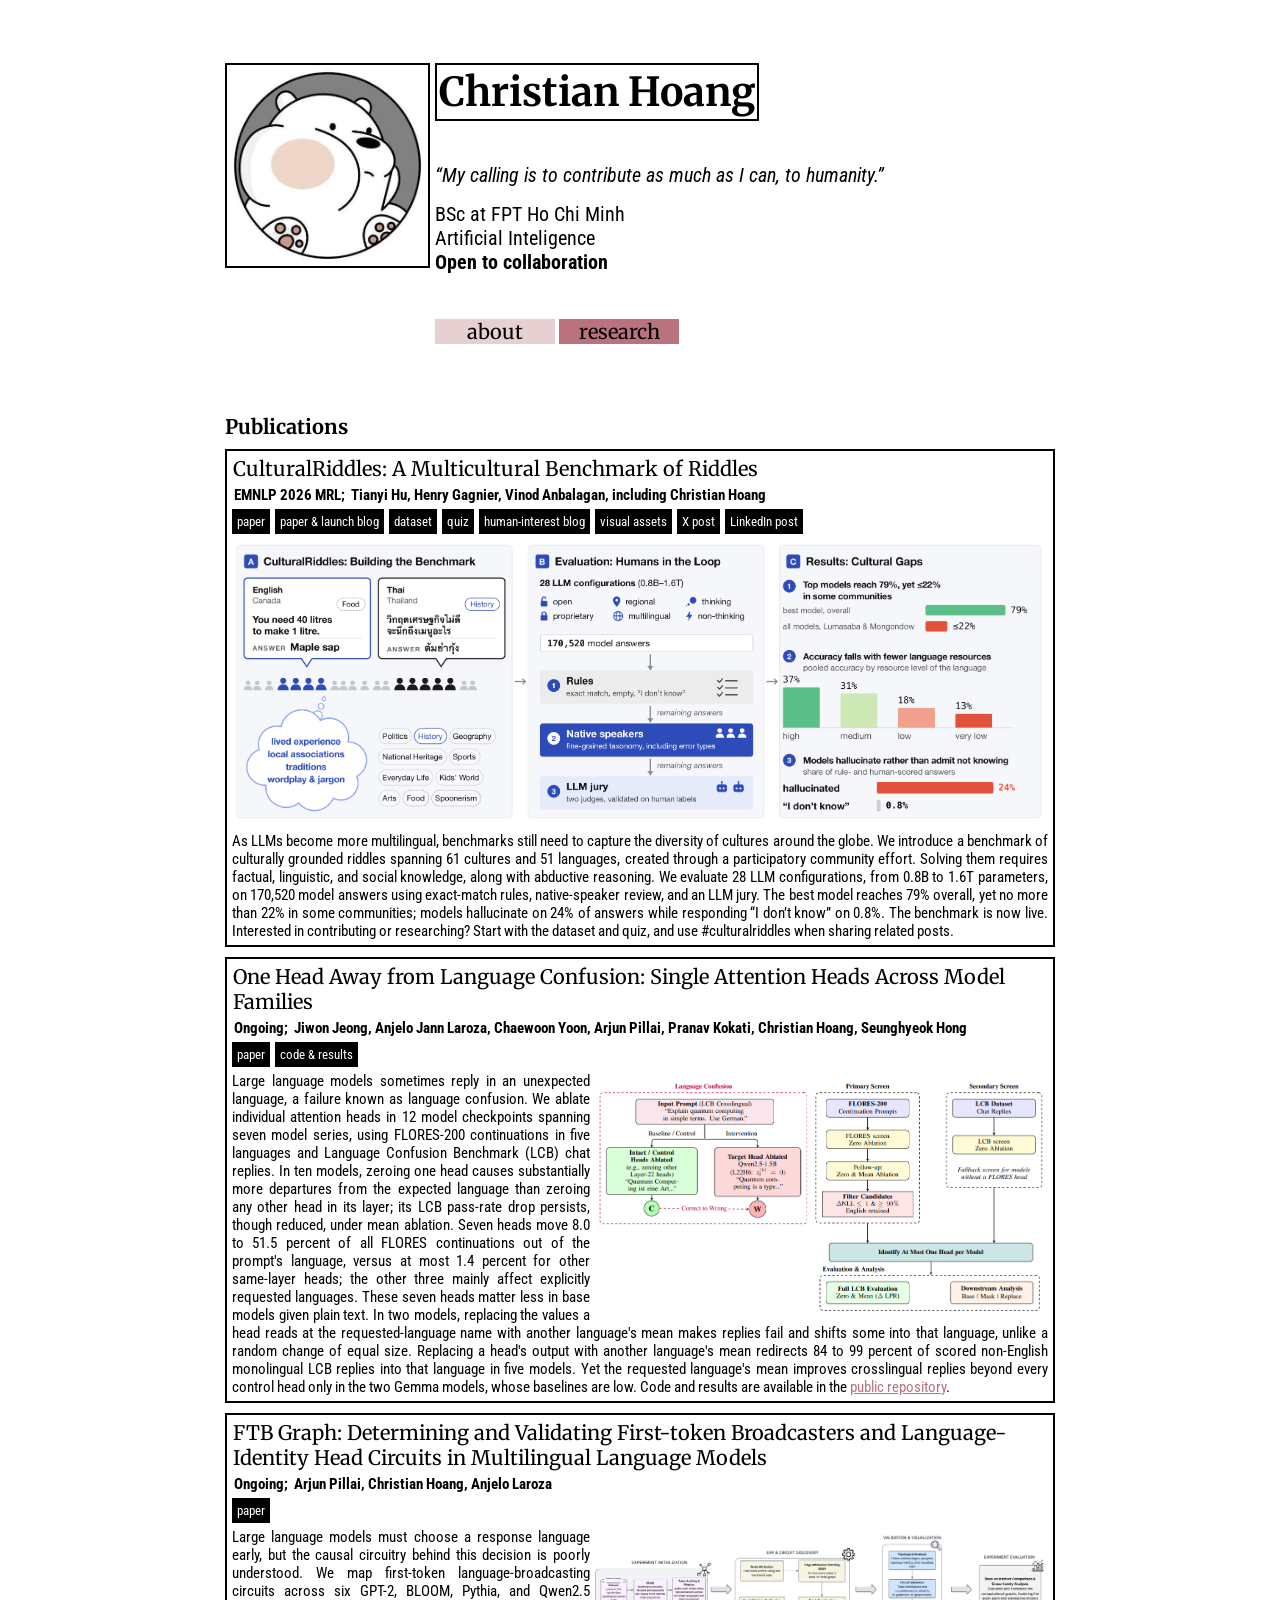
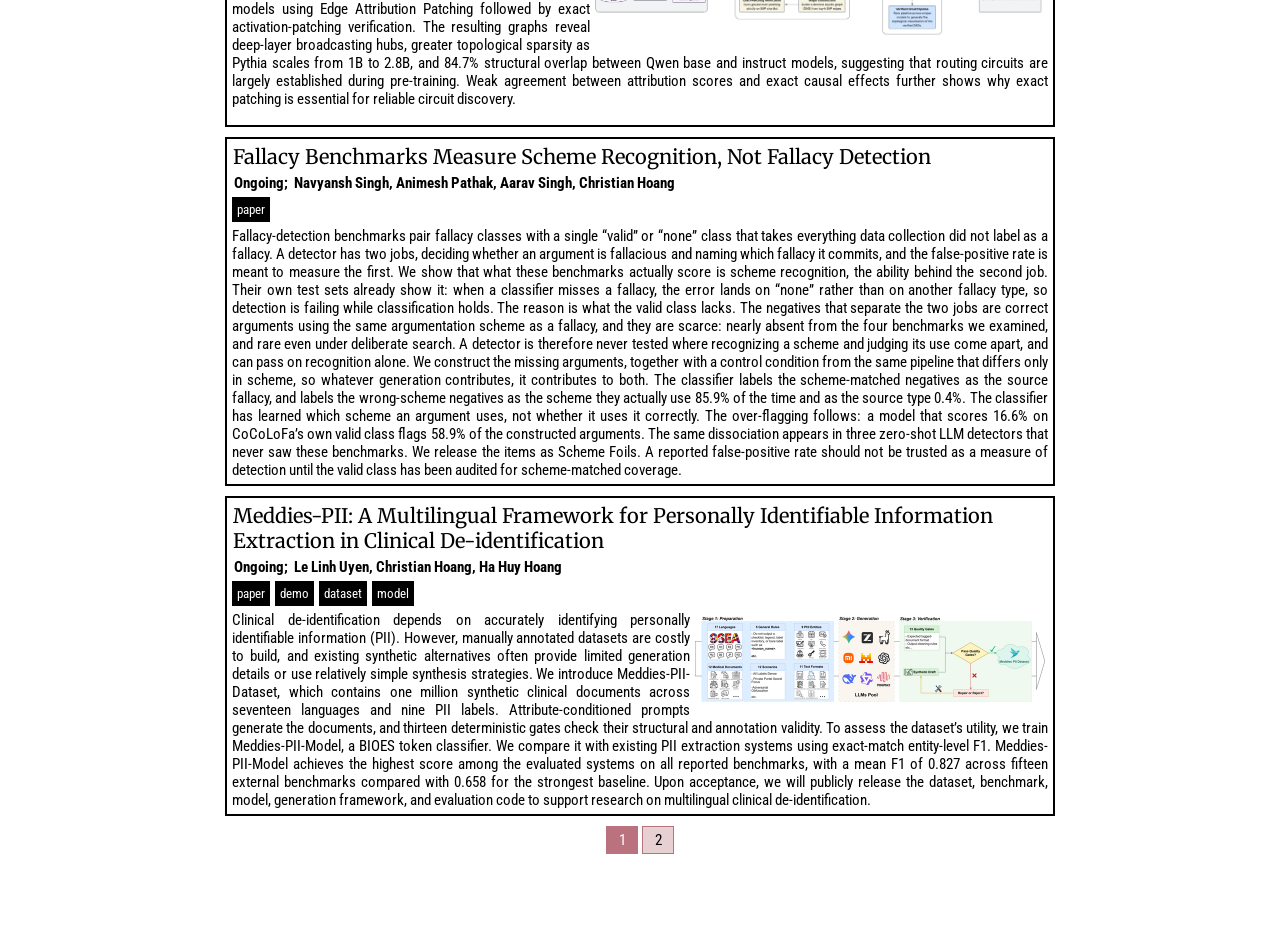
<file: research.html>
<!DOCTYPE html>
<html lang='en'>
<head>
  <meta charset='utf-8'>
  <meta http-equiv='refresh' content='0; url=research/'>
  <link rel='canonical' href='research/'>
  <title>Christian Hoang - Research</title>
  <script>window.location.replace('research/');</script>
</head>
<body><a href='research/'>Continue to Research</a></body>
</html>
</file>
<file: src/style.css>
body {
  font-family: 'Roboto Condensed', sans-serif;
  font-size: 15pt;
  text-align: justify;
  /* never rescale for phone */
  text-size-adjust: none;
  -webkit-text-size-adjust: none;
  -ms-text-size-adjust: none;
  -moz-text-size-adjust: none;
  hyphens: auto;
}

#content ul.paginated-list[data-pagination='news'],
#content ul.paginated-list[data-pagination='news'] > li {
  text-align: left !important;
  hyphens: auto;
}

#content ul.paginated-list[data-pagination='news'] > li a,
#content ul.paginated-list[data-pagination='news'] > li .news-important {
  white-space: normal;
}

h1,
h2,
h3,
h4,
.paper_title {
  font-family: 'Merriweather', serif;
}

a {
  text-decoration: underline;
  color: #ba727f;
}

a:hover {
  text-decoration: underline;
}


.paper_title {
  font-size: 15pt;
  margin-left: 1px;
  margin-bottom: 5px;
  text-align: left;
}

.paper_details {
  margin-top: 10px;
  margin-bottom: 10px;
  padding: 5px;
  font-size: 11pt;
  text-align: justify;
  hyphens: auto;
  border: 2pt solid black;
}

.paper_details_withimg {
  min-height: 300px;
}

.paper_details img {
  max-width: 350px;
  max-height: 200px;
  float: right;
  margin-left: 5px;
  margin-right: 3px;
  margin-top: 10px;
  margin-bottom: -5px;
}

.authors_span {
  margin-left: 2px;
  font-weight: bold;
  text-align: left;
}

.paper_details_link {
  display: inline-block;
  padding: 5px;
  font-size: 10pt;
  background-color: #000;
  color: white;
  cursor: pointer;
  margin-right: 5px;
  position: relative;
  text-decoration: none;
}

#whole {
  width: 830px;
  margin: auto;
  background-color: #fff;
  padding: 5px;
}

#navmenu {
  vertical-align: top;
  font-family: "Merriweather";
  display: flex;
  gap: 4px;
}

#navmenu>a {
  display: inline-block;
  text-decoration: none;
  width: 120px;
  color: black;
  margin: 0px;
  text-align: center;
}

#navmenu>a {
  background-color: #e6d0d2;
  cursor: pointer;
}

#navmenu>a:hover {
  background-color: #e0a6aa;
  cursor: pointer;
}

#navmenu>a.active {
  background-color: #ba727f;
  cursor: pointer;
}

#content {
  width: 100%;
}

.pagination {
  display: flex;
  justify-content: center;
  gap: 4px;
  margin: 10px 0 20px;
}

.pagination button {
  min-width: 32px;
  padding: 4px 8px;
  border: 1px solid #ba727f;
  background-color: #e6d0d2;
  color: black;
  cursor: pointer;
  font: inherit;
  font-size: 11pt;
}

.pagination button:hover {
  background-color: #e0a6aa;
}

.pagination button[aria-current='page'] {
  background-color: #ba727f;
  color: white;
  cursor: default;
}

ul,
ol {
  margin-top: 5px;
  padding-left: 20px;
}

h4 {
  margin-top: 40px;
  margin-bottom: 5px;
}

h4:first-child {
  margin-top: 0px;
}

#content h4.profile-contact-heading {
  margin-top: 10px;
}
.project_visual {
  width: 220px;
  height: 140px;
  object-fit: cover;
}

.paper_details img.project_visual_ftb_graph {
  width: 450px;
  height: auto;
  max-width: 450px;
  max-height: none;
  margin-bottom: 0;
}

.paper_details img.project_visual_language_confusion {
  width: 450px;
  height: auto;
  max-width: 450px;
  max-height: none;
  margin-bottom: 0;
}

.project_visual_silvar {
  width: 350px;
  height: auto;
  max-width: 350px;
  max-height: none;
  margin-left: 10px;
}

.paper_details img.project_visual_silvar {
  width: 350px;
  height: auto;
  max-width: 350px;
  max-height: none;
  margin-bottom: 0;
}

.paper_details img.project_visual_perturbations {
  width: 350px;
  height: auto;
  max-width: 350px;
  max-height: none;
  margin-bottom: 0;
}

.paper_details img.project_visual_ltb {
  width: 220px;
  height: 140px;
  max-width: 220px;
  max-height: 140px;
  object-fit: contain;
  margin-bottom: 0;
}

.paper_details img.project_visual_meddies {
  width: 350px;
  height: auto;
  max-width: 350px;
  max-height: none;
  margin-bottom: 0;
}

.paper_details img.project_visual_multicultural_riddle {
  width: 300px;
  height: auto;
  max-width: 300px;
  max-height: none;
  margin-bottom: 0;
  display: block;
}

.paper_details img.project_visual_culturalriddles_results {
  display: block;
  width: 100%;
  height: auto;
  max-width: none;
  max-height: none;
  margin: 5px 0 8px;
}
</file>
